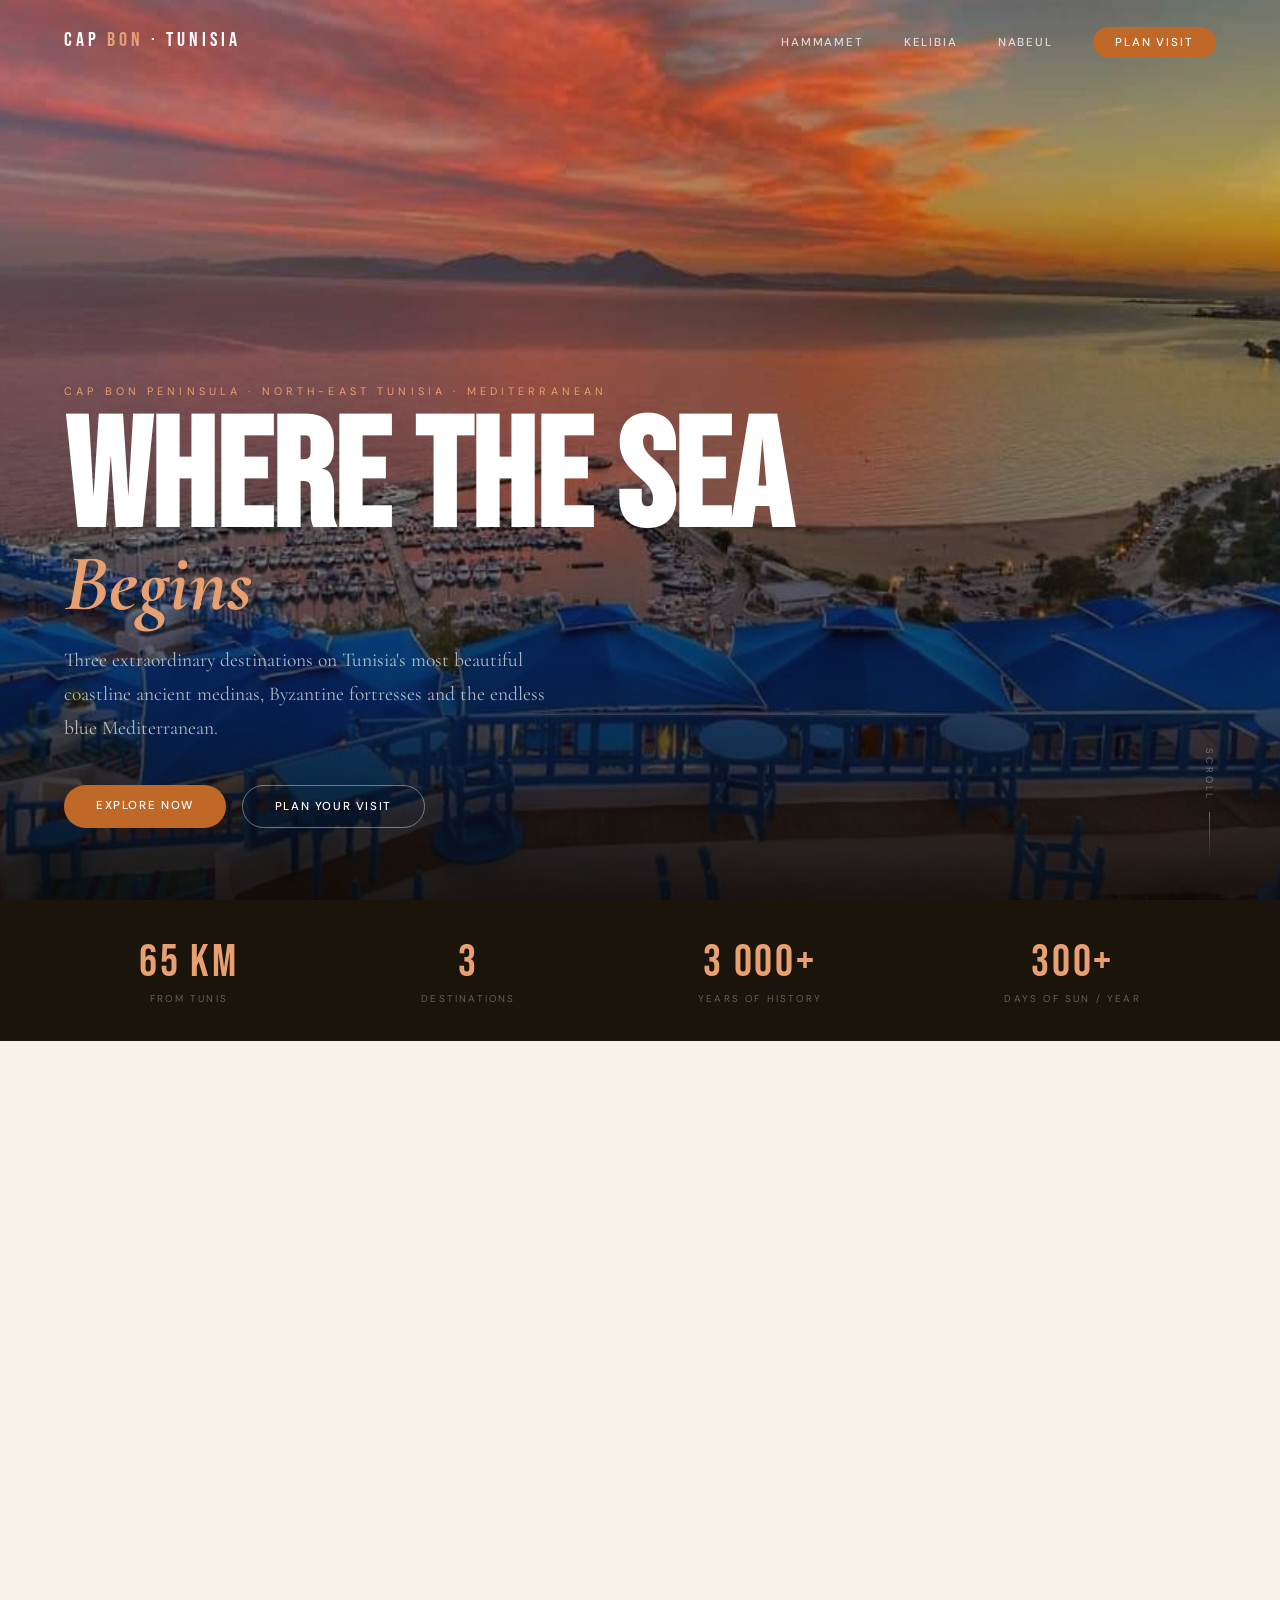
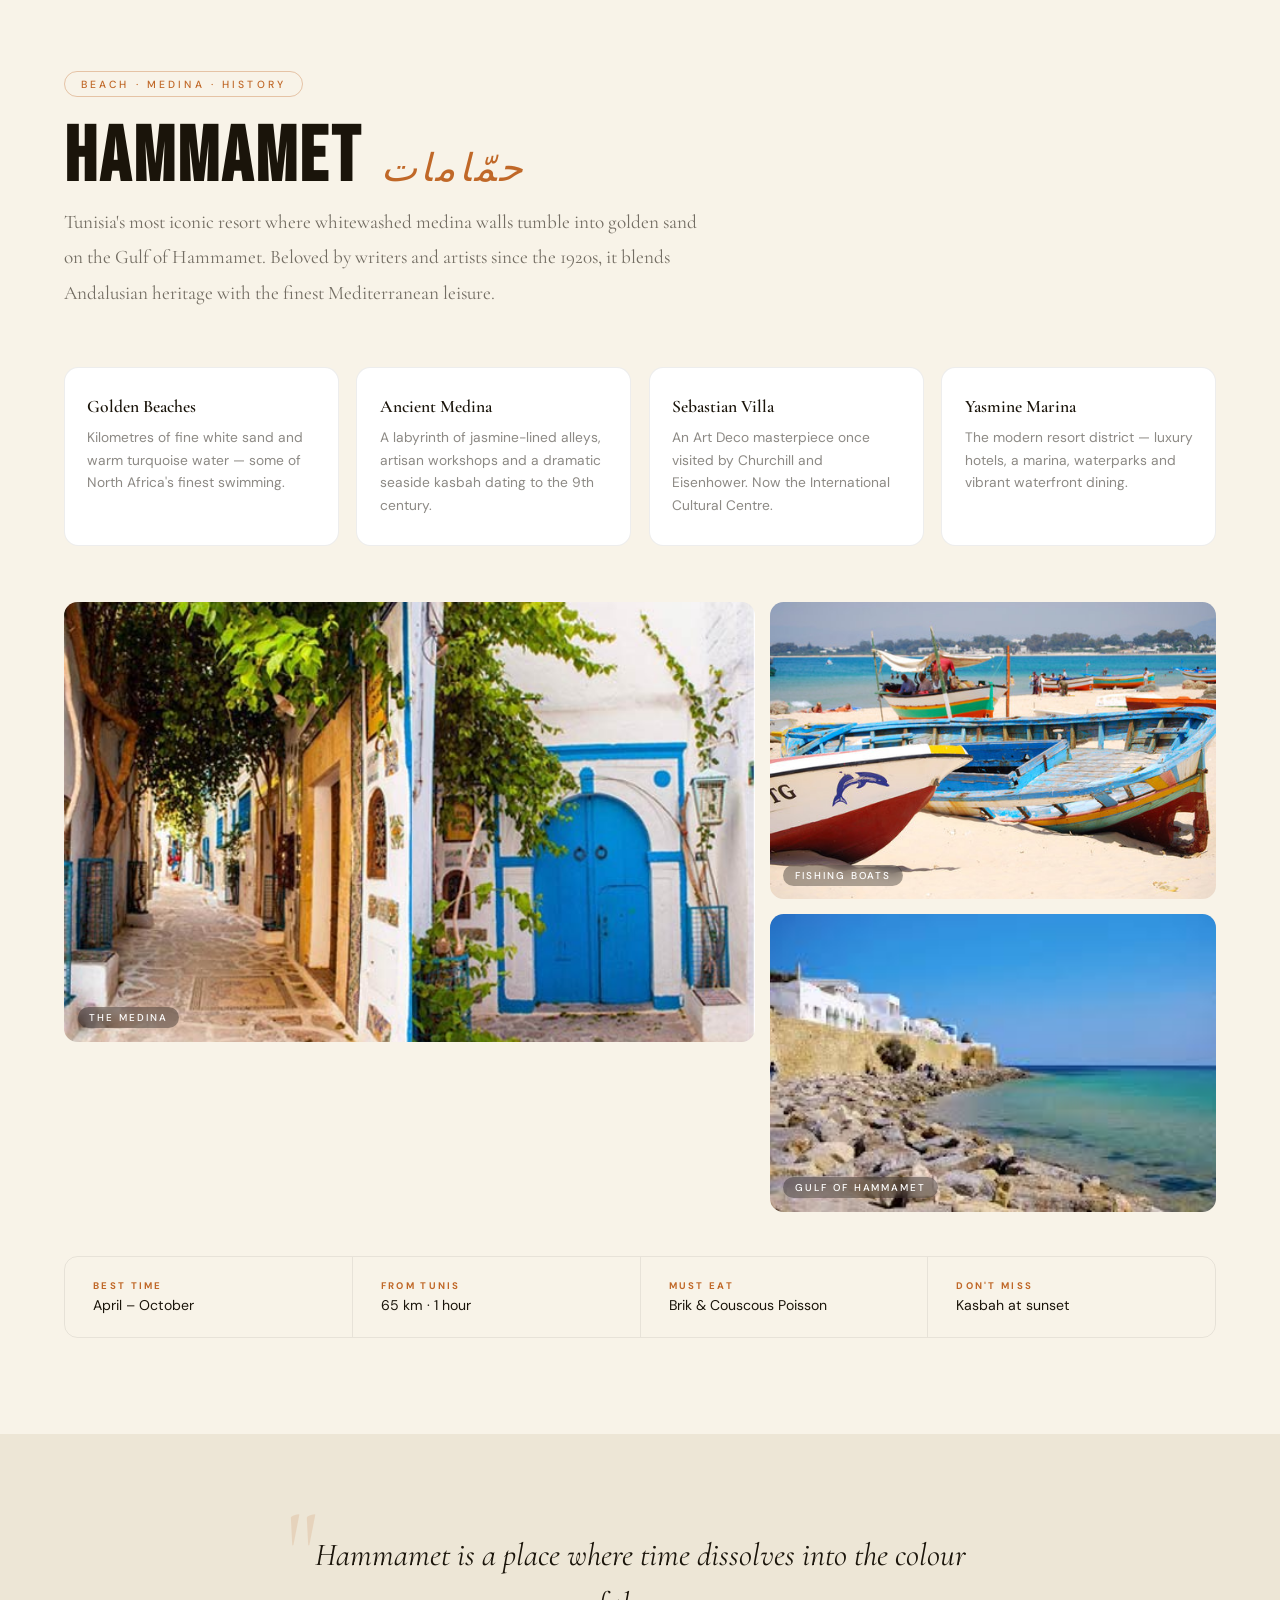
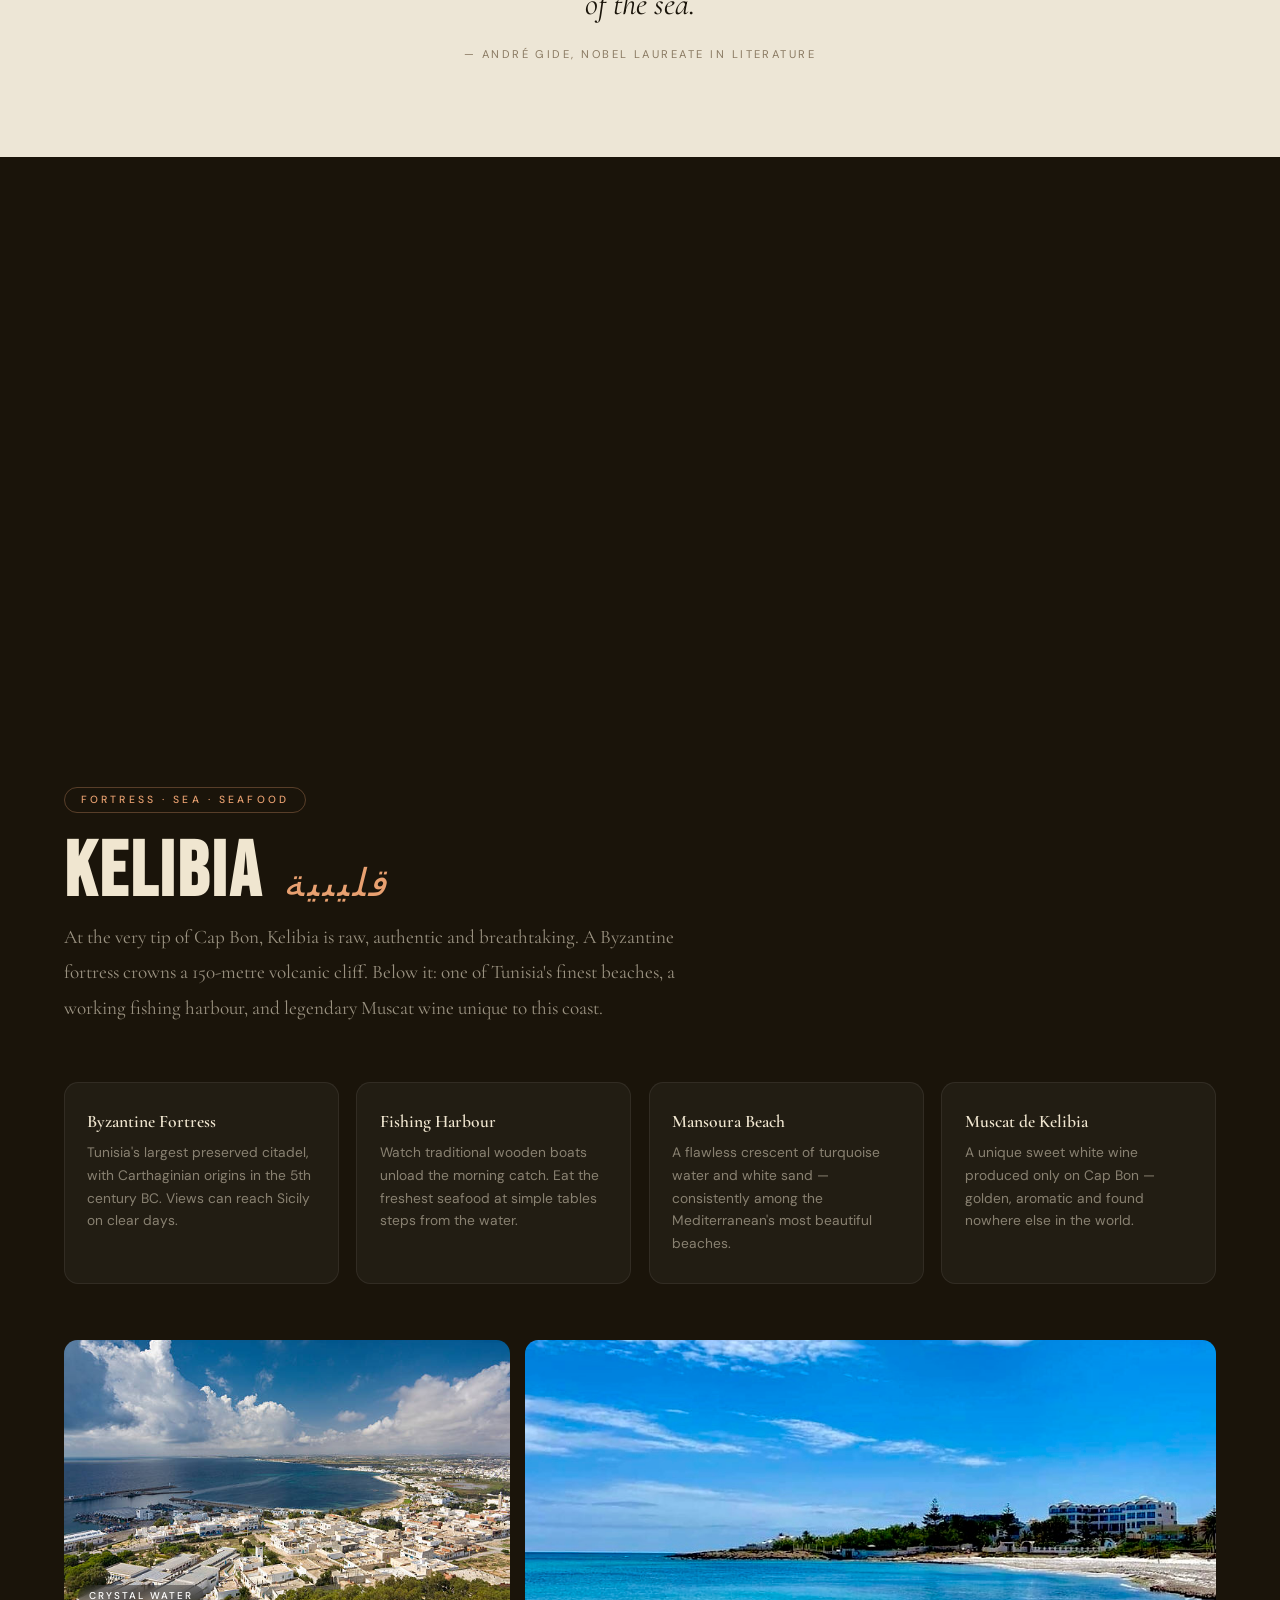
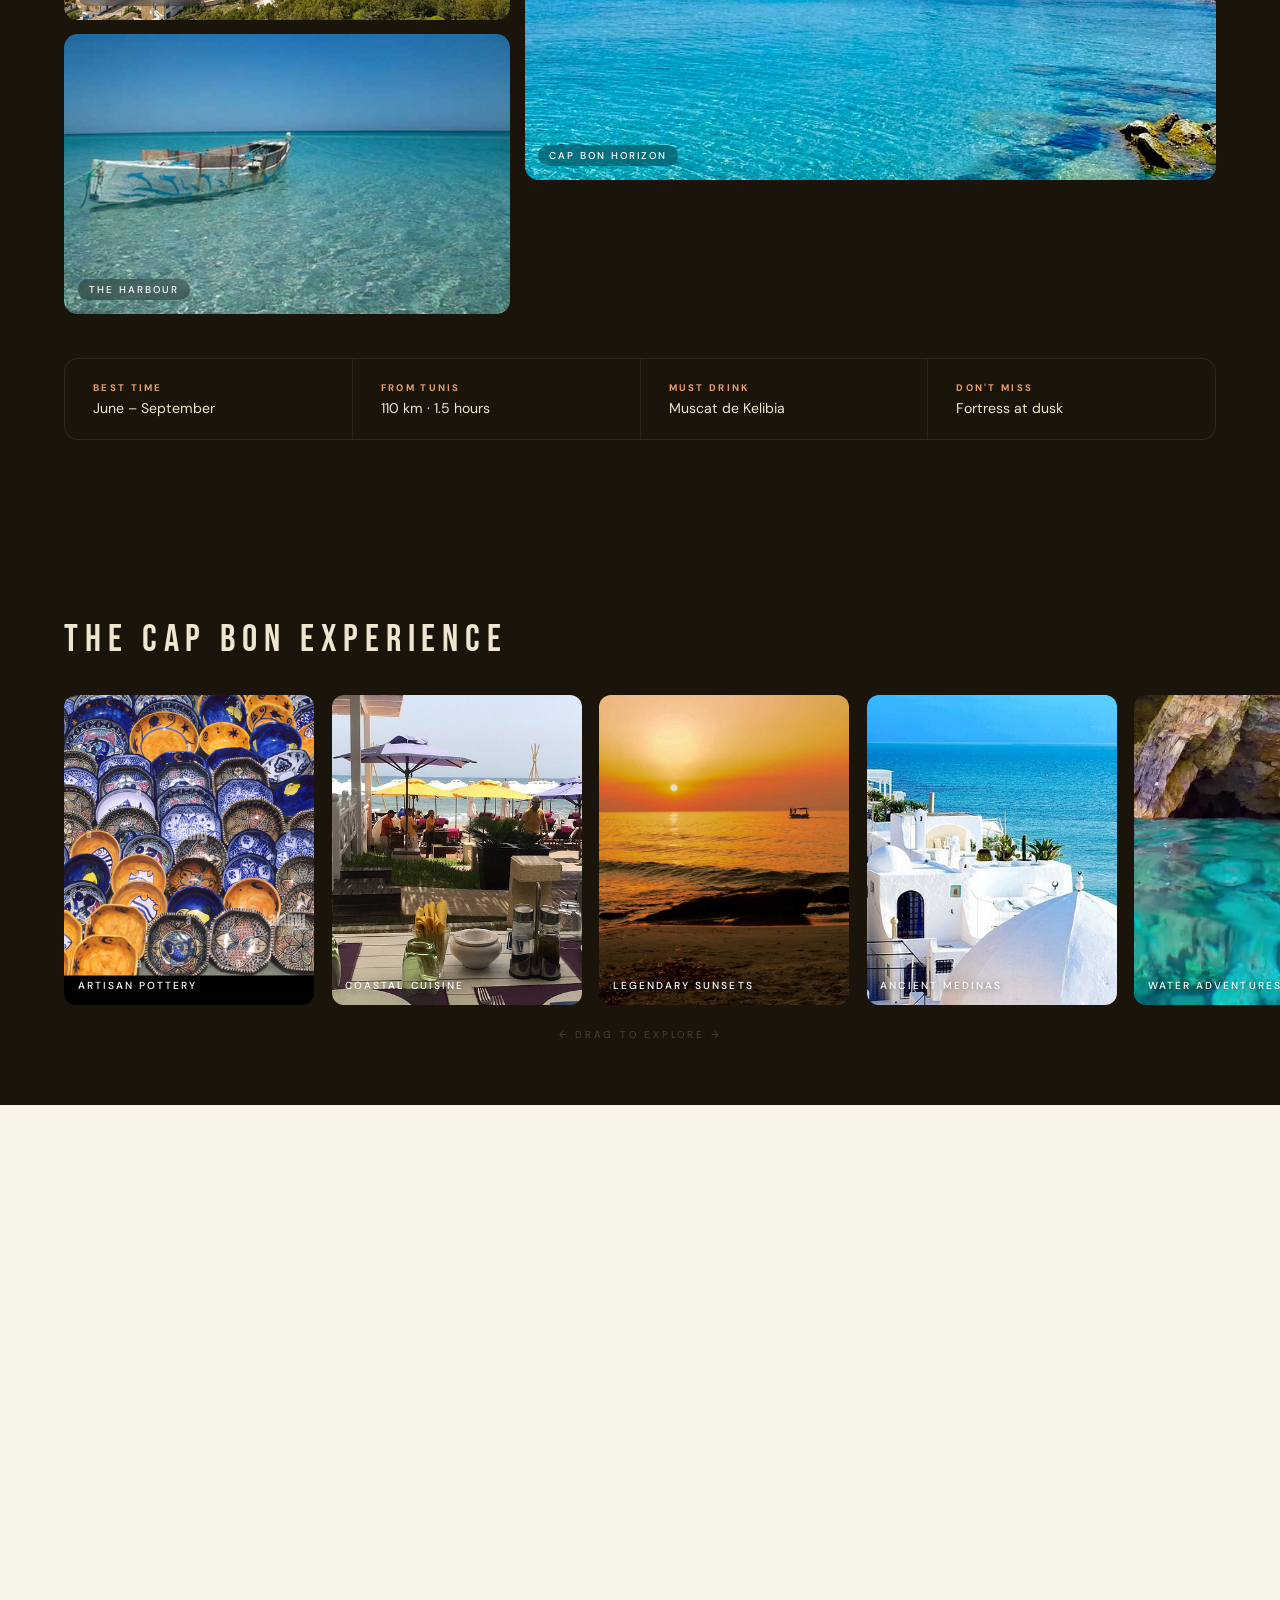
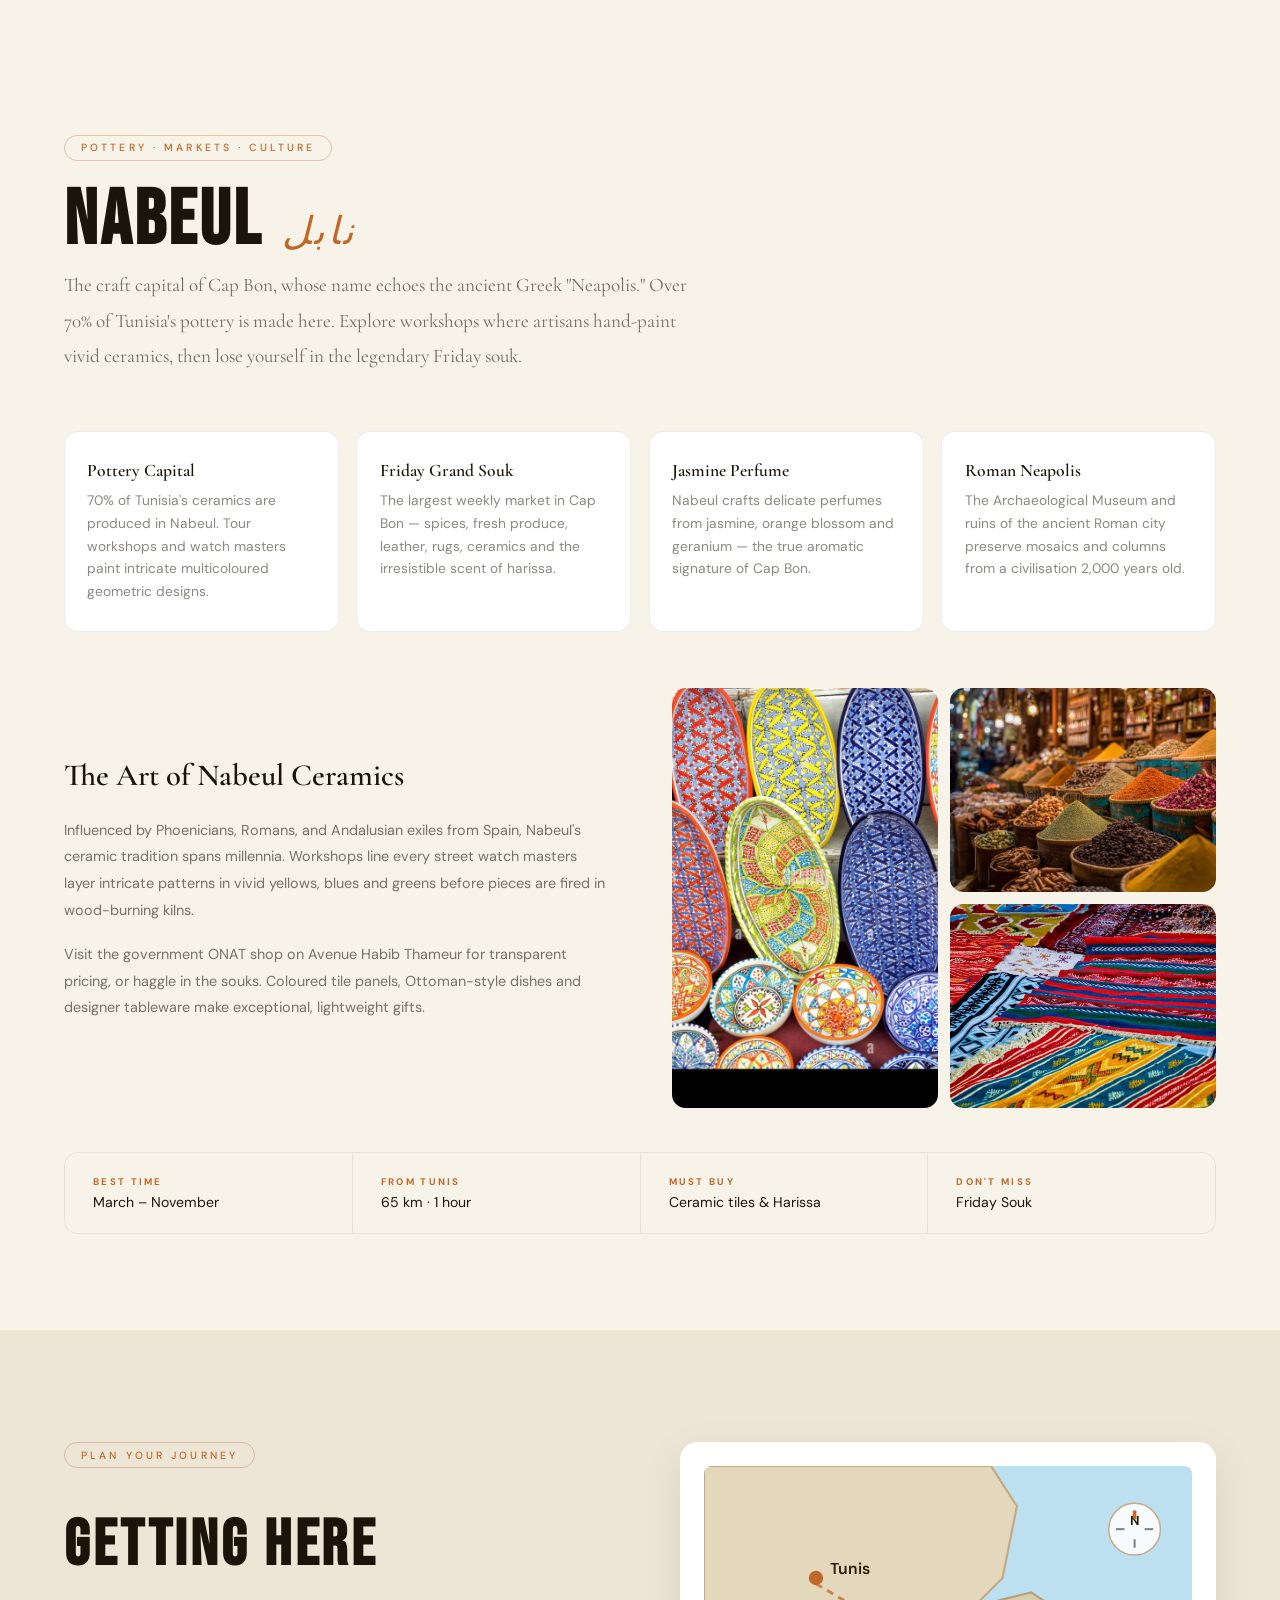
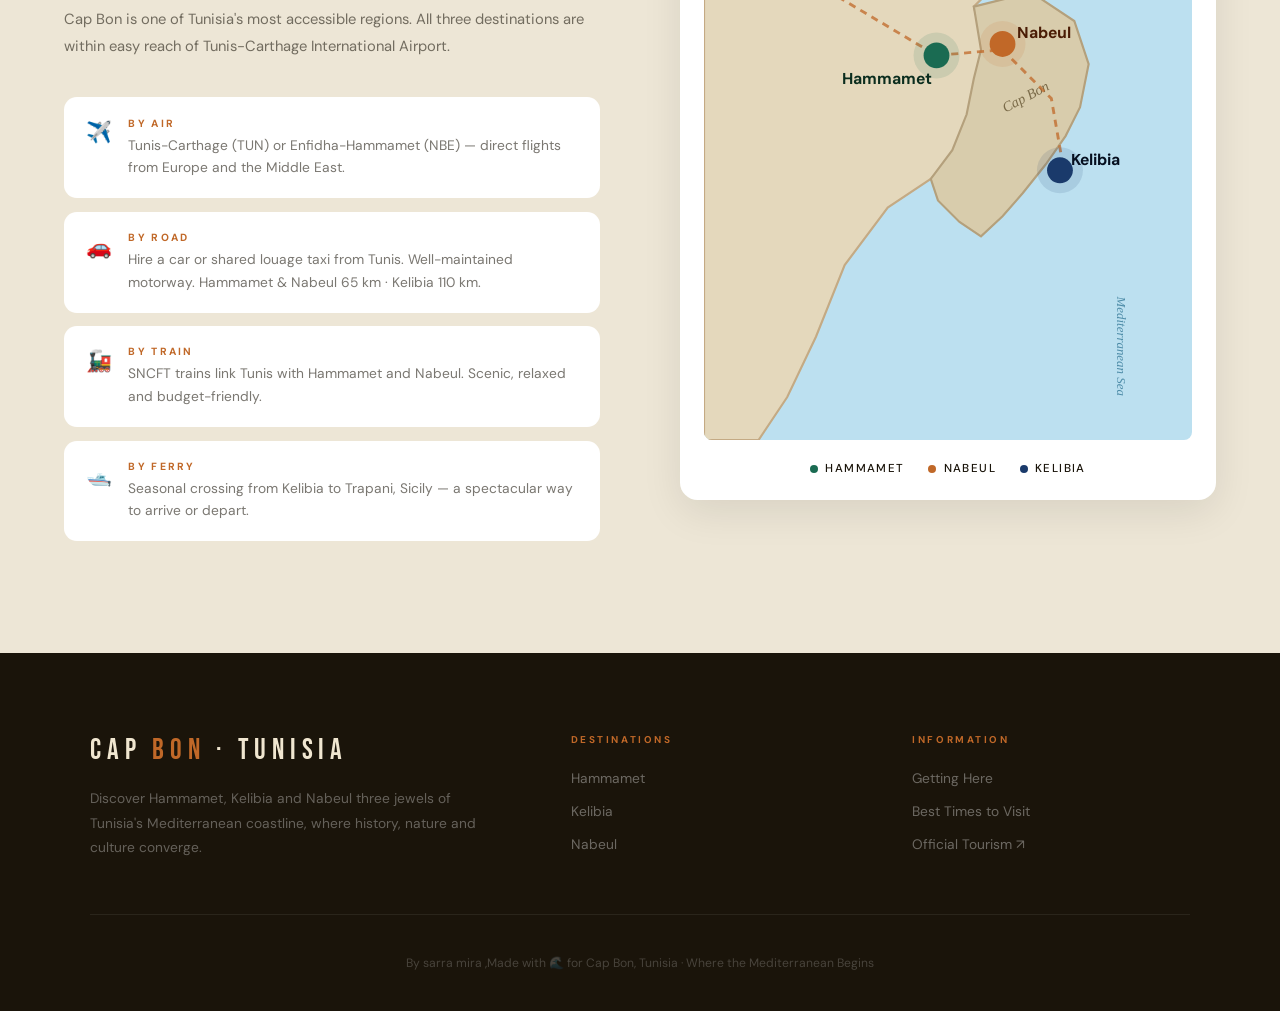
<file: indexa.html>
<!DOCTYPE html>
<html lang="en">
<head>
  <meta charset="UTF-8" />
  <meta name="viewport" content="width=device-width, initial-scale=1.0" />
  <title>Cap Bon · Tunisia</title>
  <link href="https://fonts.googleapis.com/css2?family=Cormorant+Garamond:ital,wght@0,300;0,600;1,300;1,600&family=Bebas+Neue&family=DM+Sans:opsz,wght@9..40,300;9..40,400;9..40,500&display=swap" rel="stylesheet" />
  <link rel="stylesheet" href="styleA.css">
</head>
<body>

  <nav class="nav" id="nav">
    <div class="nav-logo">Cap <span>Bon</span> · Tunisia</div>
    <ul class="nav-links">
      <li><a href="#hammamet">Hammamet</a></li>
      <li><a href="#kelibia">Kelibia</a></li>
      <li><a href="#nabeul">Nabeul</a></li>
      <li><a href="#visit" class="cta">Plan Visit</a></li>
    </ul>
  </nav>


  <section class="hero">
    <div class="hero-bg" id="heroBg">
      <img
        src="tunisiana.jpg"
        alt="Mediterranean coast with traditional whitewashed and blue architecture"
      />
    </div>
    <div class="hero-overlay"></div>
    <div class="hero-content">
      <p class="hero-eyebrow">Cap Bon Peninsula · North-East Tunisia · Mediterranean</p>
      <h1 class="hero-title">
        Where the Sea<em>Begins</em>
      </h1>
      <p class="hero-desc">
        Three extraordinary destinations on Tunisia's most beautiful coastline 
        ancient medinas, Byzantine fortresses and the endless blue Mediterranean.
      </p>
      <div class="hero-actions">
        <a href="#hammamet" class="btn btn-fill">Explore Now</a>
        <a href="#visit" class="btn btn-ghost">Plan Your Visit</a>
      </div>
    </div>
    <div class="hero-scroll">
      <span>Scroll</span>
      <div class="hero-scroll-line"></div>
    </div>
  </section>


  <div class="stats">
    <div class="stat">
      <div class="stat-num">65 km</div>
      <div class="stat-lbl">From Tunis</div>
    </div>
    <div class="stat">
      <div class="stat-num">3</div>
      <div class="stat-lbl">Destinations</div>
    </div>
    <div class="stat">
      <div class="stat-num">3 000+</div>
      <div class="stat-lbl">Years of History</div>
    </div>
    <div class="stat">
      <div class="stat-num">300+</div>
      <div class="stat-lbl">Days of Sun / Year</div>
    </div>
  </div>

 
  <section class="dest" id="hammamet">

    <div class="drawer">
      <div class="drawer-img" data-drawer>
        <img
          src="blue.jpg"
          alt="Traditional whitewashed medina walls with blue accents"
        />
        <div class="drawer-overlay"></div>
        <div class="drawer-label">
          <span class="drawer-num">01</span>
          <span class="drawer-title">Hammamet</span>
        </div>
      </div>
    </div>

    <div class="dest-body">
      <div class="fade-up">
        <span class="dest-tag">Beach · Medina · History</span>
      </div>
      <h2 class="dest-h2 fade-up" style="--delay:.08s">
        Hammamet<em>حمّامات</em>
      </h2>
      <p class="dest-lead fade-up" style="--delay:.14s">
        Tunisia's most iconic resort where whitewashed medina walls tumble
        into golden sand on the Gulf of Hammamet. Beloved by writers and artists
        since the 1920s, it blends Andalusian heritage with the finest
        Mediterranean leisure.
      </p>

      <div class="cards">
        <div class="card fade-up" style="--delay:.0s">
          <h3>Golden Beaches</h3>
          <p>Kilometres of fine white sand and warm turquoise water — some of North Africa's finest swimming.</p>
        </div>
        <div class="card fade-up" style="--delay:.08s">
          
          <h3>Ancient Medina</h3>
          <p>A labyrinth of jasmine-lined alleys, artisan workshops and a dramatic seaside kasbah dating to the 9th century.</p>
        </div>
        <div class="card fade-up" style="--delay:.16s">
         
          <h3>Sebastian Villa</h3>
          <p>An Art Deco masterpiece once visited by Churchill and Eisenhower. Now the International Cultural Centre.</p>
        </div>
        <div class="card fade-up" style="--delay:.24s">
         
          <h3>Yasmine Marina</h3>
          <p>The modern resort district — luxury hotels, a marina, waterparks and vibrant waterfront dining.</p>
        </div>
      </div>

      <div class="mosaic fade-up" style="--delay:.08s">
        <div class="mosaic-photo mosaic-tall">
          <img
            src="door.jpg"
            alt="Traditional Tunisian door and architecture"
          />
          <div class="mosaic-photo-lbl">The Medina</div>
        </div>
        <div class="mosaic-col">
          <div class="mosaic-photo">
            <img
              src="boats.jpg"
              alt="Fishing boats on the Mediterranean coast"
            />
            <div class="mosaic-photo-lbl">Fishing Boats</div>
          </div>
          <div class="mosaic-photo">
            <img
              src="golf.jpg"
              alt="Turquoise Mediterranean Sea"
            />
            <div class="mosaic-photo-lbl">Gulf of Hammamet</div>
          </div>
        </div>
      </div>

      <div class="info-band fade-up" style="--delay:.1s">
        <div class="info-cell">
          <strong>Best Time</strong>
          <span>April – October</span>
        </div>
        <div class="info-cell">
          <strong>From Tunis</strong>
          <span>65 km · 1 hour</span>
        </div>
        <div class="info-cell">
          <strong>Must Eat</strong>
          <span>Brik &amp; Couscous Poisson</span>
        </div>
        <div class="info-cell">
          <strong>Don't Miss</strong>
          <span>Kasbah at sunset</span>
        </div>
      </div>
    </div>
  </section>


  <div class="quote-section">
    <div class="quote-inner">
      <p class="quote-text fade-up">
        Hammamet is a place where time dissolves into the colour of the sea.
      </p>
      <p class="quote-cite fade-up" style="--delay:.1s">— André Gide, Nobel Laureate in Literature</p>
    </div>
  </div>

  <section class="dest dest-dark" id="kelibia">

    <div class="drawer">
      <div class="drawer-img" data-drawer>
        <img
        src="klebia.jpg"          alt="Coastal fortress ruins near the sea"
        />
        <div class="drawer-overlay"></div>
        <div class="drawer-label">
          <span class="drawer-num">02</span>
          <span class="drawer-title">Kelibia</span>
        </div>
      </div>
    </div>

    <div class="dest-body">
      <div class="fade-up">
        <span class="dest-tag">Fortress · Sea · Seafood</span>
      </div>
      <h2 class="dest-h2 fade-up" style="--delay:.08s">
        Kelibia<em>قليبية</em>
      </h2>
      <p class="dest-lead fade-up" style="--delay:.14s">
        At the very tip of Cap Bon, Kelibia is raw, authentic and breathtaking.
        A Byzantine fortress crowns a 150-metre volcanic cliff. Below it: one
        of Tunisia's finest beaches, a working fishing harbour, and legendary
        Muscat wine unique to this coast.
      </p>

      <div class="cards">
        <div class="card fade-up" style="--delay:.0s">
          
          <h3>Byzantine Fortress</h3>
          <p>Tunisia's largest preserved citadel, with Carthaginian origins in the 5th century BC. Views can reach Sicily on clear days.</p>
        </div>
        <div class="card fade-up" style="--delay:.08s">
         
          <h3>Fishing Harbour</h3>
          <p>Watch traditional wooden boats unload the morning catch. Eat the freshest seafood at simple tables steps from the water.</p>
        </div>
        <div class="card fade-up" style="--delay:.16s">
        
          <h3>Mansoura Beach</h3>
          <p>A flawless crescent of turquoise water and white sand — consistently among the Mediterranean's most beautiful beaches.</p>
        </div>
        <div class="card fade-up" style="--delay:.24s">
        
          <h3>Muscat de Kelibia</h3>
          <p>A unique sweet white wine produced only on Cap Bon — golden, aromatic and found nowhere else in the world.</p>
        </div>
      </div>

      <div class="mosaic fade-up" style="--delay:.08s; grid-template-columns:1fr 1.55fr;">
        <div class="mosaic-col">
          <div class="mosaic-photo">
            <img
              src="klebia.jpg"
              alt="Clear turquoise Mediterranean water breaking on beach"
            />
            <div class="mosaic-photo-lbl">Crystal Water</div>
          </div>
          <div class="mosaic-photo">
            <img
              src="boatklebia.jpg"
              alt="Mediterranean fishing harbour with boats"
            />
            <div class="mosaic-photo-lbl">The Harbour</div>
          </div>
        </div>
        <div class="mosaic-photo mosaic-tall">
          <img
            src="Tunisia.kelibia.jpg"
            alt="Mediterranean coastal horizon"
          />
          <div class="mosaic-photo-lbl">Cap Bon Horizon</div>
        </div>
      </div>

      <div class="info-band fade-up" style="--delay:.1s">
        <div class="info-cell">
          <strong>Best Time</strong>
          <span>June – September</span>
        </div>
        <div class="info-cell">
          <strong>From Tunis</strong>
          <span>110 km · 1.5 hours</span>
        </div>
        <div class="info-cell">
          <strong>Must Drink</strong>
          <span>Muscat de Kelibia</span>
        </div>
        <div class="info-cell">
          <strong>Don't Miss</strong>
          <span>Fortress at dusk</span>
        </div>
      </div>
    </div>
  </section>

  <div class="gallery-section">
    <p class="gallery-heading fade-up">The Cap Bon Experience</p>
    <div class="gallery-track" id="gallery">
      <figure class="gallery-item">
        <img src="pottery.jpg" />
        <figcaption>Artisan Pottery</figcaption>
      </figure>
      <figure class="gallery-item">
<img src="cuisine.jpg" alt="">       
 <figcaption>Coastal Cuisine</figcaption>
      </figure>
      <figure class="gallery-item">
<img src="sunset.jpg" alt="">      
  <figcaption>Legendary Sunsets</figcaption>
      </figure>
      <figure class="gallery-item">
<img src="madina.jpg" alt="">        <figcaption>Ancient Medinas</figcaption>
      </figure>
      <figure class="gallery-item">
<img src="water.webp" alt="">     
   <figcaption>Water Adventures</figcaption>
      </figure>
      <figure class="gallery-item">
<img src="local.jpg" alt="">        <figcaption>Local Life</figcaption>
      </figure>
    </div>
    <p class="gallery-hint">← drag to explore →</p>
  </div>


  <section class="dest" id="nabeul">

    <div class="drawer">
      <div class="drawer-img" data-drawer>

        <div class="drawer-overlay"></div>
        <div class="drawer-label">
          <span class="drawer-num">03</span>
          <span class="drawer-title">Nabeul</span>
        </div>
      </div>
    </div>

    <div class="dest-body">
      <div class="fade-up">
        <span class="dest-tag">Pottery · Markets · Culture</span>
      </div>
      <h2 class="dest-h2 fade-up" style="--delay:.08s">
        Nabeul<em>نابل</em>
      </h2>
      <p class="dest-lead fade-up" style="--delay:.14s">
        The craft capital of Cap Bon, whose name echoes the ancient Greek
        "Neapolis." Over 70% of Tunisia's pottery is made here. Explore
        workshops where artisans hand-paint vivid ceramics, then lose yourself
        in the legendary Friday souk.
      </p>

      <div class="cards">
        <div class="card fade-up" style="--delay:.0s">
          
          <h3>Pottery Capital</h3>
          <p>70% of Tunisia's ceramics are produced in Nabeul. Tour workshops and watch masters paint intricate multicoloured geometric designs.</p>
        </div>
        <div class="card fade-up" style="--delay:.08s">
         
          <h3>Friday Grand Souk</h3>
          <p>The largest weekly market in Cap Bon — spices, fresh produce, leather, rugs, ceramics and the irresistible scent of harissa.</p>
        </div>
        <div class="card fade-up" style="--delay:.16s">
       
          <h3>Jasmine Perfume</h3>
          <p>Nabeul crafts delicate perfumes from jasmine, orange blossom and geranium — the true aromatic signature of Cap Bon.</p>
        </div>
        <div class="card fade-up" style="--delay:.24s">
         
          <h3>Roman Neapolis</h3>
          <p>The Archaeological Museum and ruins of the ancient Roman city preserve mosaics and columns from a civilisation 2,000 years old.</p>
        </div>
      </div>

      <div class="pottery-split fade-up" style="--delay:.08s">
        <div class="pottery-text">
          <h3>The Art of Nabeul Ceramics</h3>
          <p>
            Influenced by Phoenicians, Romans, and Andalusian exiles from
            Spain, Nabeul's ceramic tradition spans millennia. Workshops line
            every street watch masters layer intricate patterns in vivid
            yellows, blues and greens before pieces are fired in wood-burning kilns.
          </p>
          <p>
            Visit the government ONAT shop on Avenue Habib Thameur for
            transparent pricing, or haggle in the souks. Coloured tile panels,
            Ottoman-style dishes and designer tableware make exceptional,
            lightweight gifts.
          </p>
        </div>
        <div class="pottery-imgs">
          <div class="p-main">
            <img
           src="nabeulpot.jpg"           
         alt="Stacks of colourful hand-painted Tunisian plates and bowls"
            />
          </div>
          <div class="p-side">
            <img
            src="spices.webp"
            alt="Vibrant piles of spices in a traditional market"
            />
          </div>
          <div class="p-side">
            <img
            src="rugs.jpg"            
              alt="Close up view of traditional crafted rugs and fabrics"
            />
          </div>
        </div>
      </div>

      <div class="info-band fade-up" style="--delay:.1s">
        <div class="info-cell">
          <strong>Best Time</strong>
          <span>March – November</span>
        </div>
        <div class="info-cell">
          <strong>From Tunis</strong>
          <span>65 km · 1 hour</span>
        </div>
        <div class="info-cell">
          <strong>Must Buy</strong>
          <span>Ceramic tiles &amp; Harissa</span>
        </div>
        <div class="info-cell">
          <strong>Don't Miss</strong>
          <span>Friday Souk</span>
        </div>
      </div>
    </div>
  </section>

  <!-- ════════ VISIT / MAP ════════ -->
  <section class="visit-section" id="visit">
    <div class="visit-inner">

      <div>
        <div class="fade-up">
          <span class="dest-tag">Plan Your Journey</span>
        </div>
        <h2 class="visit-h2 fade-up" style="--delay:.08s">Getting Here</h2>
        <p class="visit-lead fade-up" style="--delay:.14s">
          Cap Bon is one of Tunisia's most accessible regions. All three destinations
          are within easy reach of Tunis-Carthage International Airport.
        </p>
        <div class="transport-list">
          <div class="transport-item fade-up" style="--delay:.18s">
            <div class="t-icon">✈️</div>
            <div>
              <strong>By Air</strong>
              <span>Tunis-Carthage (TUN) or Enfidha-Hammamet (NBE) — direct flights from Europe and the Middle East.</span>
            </div>
          </div>
          <div class="transport-item fade-up" style="--delay:.24s">
            <div class="t-icon">🚗</div>
            <div>
              <strong>By Road</strong>
              <span>Hire a car or shared louage taxi from Tunis. Well-maintained motorway. Hammamet &amp; Nabeul 65 km · Kelibia 110 km.</span>
            </div>
          </div>
          <div class="transport-item fade-up" style="--delay:.30s">
            <div class="t-icon">🚂</div>
            <div>
              <strong>By Train</strong>
              <span>SNCFT trains link Tunis with Hammamet and Nabeul. Scenic, relaxed and budget-friendly.</span>
            </div>
          </div>
          <div class="transport-item fade-up" style="--delay:.36s">
            <div class="t-icon">🛥️</div>
            <div>
              <strong>By Ferry</strong>
              <span>Seasonal crossing from Kelibia to Trapani, Sicily — a spectacular way to arrive or depart.</span>
            </div>
          </div>
        </div>
      </div>

      <div class="map-card fade-right" style="--delay:.2s">
        <svg viewBox="0 0 340 400" xmlns="http://www.w3.org/2000/svg">
          <!-- Sea -->
          <rect width="340" height="400" fill="#bce0f0"/>
          <!-- Tunisia mainland -->
          <path d="M20 0 L200 0 L218 28 L208 78 L188 98 L198 138 L194 168 L178 198 L158 218 L128 238 L98 278 L78 328 L58 370 L38 400 L0 400 L0 0Z"
            fill="#e4d8bc" stroke="#c4aa84" stroke-width="1.5"/>
          <!-- Cap Bon peninsula -->
          <path d="M188 98 L228 88 L258 108 L268 138 L262 168 L252 188 L238 208 L222 228 L208 244 L193 258 L178 248 L163 233 L158 218 L173 198 L183 173 L188 148 L193 128Z"
            fill="#d8ccac" stroke="#b4a07c" stroke-width="1.5"/>
          <!-- Labels -->
          <text x="210" y="172" font-size="10" fill="#7a6a48" font-family="Georgia,serif" font-style="italic" transform="rotate(-28 210 172)">Cap Bon</text>
          <text x="288" y="300" font-size="9" fill="#4e8ca8" font-family="Georgia,serif" font-style="italic" transform="rotate(90 288 300)">Mediterranean Sea</text>
          <!-- Route -->
          <polyline points="78,82 162,132 208,128 242,162 250,208" stroke="#c06828" stroke-width="2" stroke-dasharray="5,4" fill="none" opacity="0.75"/>
          <!-- Tunis -->
          <circle cx="78" cy="78" r="5" fill="#c06828"/>
          <text x="88" y="75" font-size="11" fill="#2a1a08" font-family="'DM Sans',sans-serif" font-weight="600">Tunis</text>
          <!-- Hammamet -->
          <circle cx="162" cy="132" r="9" fill="#1a6b52"/>
          <circle cx="162" cy="132" r="16" fill="#1a6b52" opacity="0.12"/>
          <text x="96" y="152" font-size="11" fill="#0a2d1e" font-family="'DM Sans',sans-serif" font-weight="700">Hammamet</text>
          <!-- Nabeul -->
          <circle cx="208" cy="124" r="9" fill="#c06828"/>
          <circle cx="208" cy="124" r="16" fill="#c06828" opacity="0.12"/>
          <text x="218" y="120" font-size="11" fill="#4a1c05" font-family="'DM Sans',sans-serif" font-weight="700">Nabeul</text>
          <!-- Kelibia -->
          <circle cx="248" cy="212" r="9" fill="#1a3a6b"/>
          <circle cx="248" cy="212" r="16" fill="#1a3a6b" opacity="0.12"/>
          <text x="256" y="208" font-size="11" fill="#060f1f" font-family="'DM Sans',sans-serif" font-weight="700">Kelibia</text>
          <!-- Compass -->
          <g transform="translate(300,44)">
            <circle r="18" fill="white" fill-opacity="0.88" stroke="#c4aa84" stroke-width="1"/>
            <text x="0" y="-3" text-anchor="middle" font-size="9" fill="#2a1a08" font-weight="bold" font-family="'DM Sans',sans-serif">N</text>
            <line x1="0" y1="-13" x2="0" y2="-7" stroke="#c06828" stroke-width="2.5"/>
            <line x1="0" y1="13" x2="0" y2="7" stroke="#888" stroke-width="1.5"/>
            <line x1="-13" y1="0" x2="-7" y2="0" stroke="#888" stroke-width="1.5"/>
            <line x1="13" y1="0" x2="7" y2="0" stroke="#888" stroke-width="1.5"/>
          </g>
        </svg>
        <div class="map-legend">
          <span class="legend-item">
            <span class="legend-dot" style="background:#1a6b52"></span>Hammamet
          </span>
          <span class="legend-item">
            <span class="legend-dot" style="background:#c06828"></span>Nabeul
          </span>
          <span class="legend-item">
            <span class="legend-dot" style="background:#1a3a6b"></span>Kelibia
          </span>
        </div>
      </div>

    </div>
  </section>


  <footer>
    <div class="footer-grid">
      <div class="footer-brand">
        <div class="footer-brand-logo">Cap <span>Bon</span> · Tunisia</div>
        <p>Discover Hammamet, Kelibia and Nabeul three jewels of Tunisia's Mediterranean coastline, where history, nature and culture converge.</p>
      </div>
      <div class="footer-col">
        <h4>Destinations</h4>
        <ul>
          <li><a href="#hammamet">Hammamet</a></li>
          <li><a href="#kelibia">Kelibia</a></li>
          <li><a href="#nabeul">Nabeul</a></li>
        </ul>
      </div>
      <div class="footer-col">
        <h4>Information</h4>
        <ul>
          <li><a href="#visit">Getting Here</a></li>
          <li><a href="#visit">Best Times to Visit</a></li>
          <li><a href="https://www.discovertunisia.com" target="_blank" rel="noopener">Official Tourism ↗</a></li>
        </ul>
      </div>
    </div>
    <div class="footer-bottom">
      By sarra mira ,Made with 🌊 for Cap Bon, Tunisia · Where the Mediterranean Begins
    </div>
  </footer>
  <script src="script.js"></script>
</file>
<file: styleA.css>
*, *::before, *::after { box-sizing: border-box; margin: 0; padding: 0; }
    html { scroll-behavior: smooth; }
    body { font-family: 'DM Sans', sans-serif; background: #f8f3e8; color: #1a140a; overflow-x: hidden; }
    a { text-decoration: none; color: inherit; }
    ul { list-style: none; }
    img { display: block; }

   
    :root {
      --terracotta: #c06828;
      --terracotta-light: #e8a070;
      --cream: #f8f3e8;
      --parchment: #ede6d6;
      --dark: #1a140a;
      --sand-text: #f0e6d0;
    }

    .nav {
      position: fixed; top: 0; left: 0; right: 0; z-index: 200;
      display: flex; align-items: center; justify-content: space-between;
      padding: 1.75rem 5%;
      transition: background 0.4s, padding 0.4s, box-shadow 0.4s;
    }
    .nav.scrolled {
      background: rgba(248, 243, 232, 0.95);
      backdrop-filter: blur(14px);
      padding: 1.1rem 5%;
      box-shadow: 0 1px 0 rgba(0,0,0,0.07);
    }
    .nav-logo {
      font-family: 'Bebas Neue', sans-serif;
      font-size: 1.25rem; letter-spacing: 0.2em;
      color: #fff;
      transition: color 0.4s;
    }
    .nav-logo span { color: var(--terracotta-light); }
    .nav.scrolled .nav-logo { color: var(--dark); }
    .nav.scrolled .nav-logo span { color: var(--terracotta); }

    .nav-links { display: flex; gap: 2.5rem; align-items: center; }
    .nav-links a {
      font-size: 0.72rem; font-weight: 500;
      letter-spacing: 0.16em; text-transform: uppercase;
      color: rgba(255,255,255,0.75);
      transition: color 0.3s;
    }
    .nav.scrolled .nav-links a { color: var(--dark); }
    .nav-links a:hover { color: var(--terracotta); }
    .nav-links .cta {
      background: var(--terracotta); color: #fff !important;
      padding: 0.5rem 1.4rem; border-radius: 2rem;
      transition: background 0.3s;
    }
    .nav-links .cta:hover { background: #8b4520; }

    
    .hero {
      position: relative; height: 100vh; min-height: 620px;
      display: flex; align-items: flex-end; overflow: hidden;
    }
    .hero-bg {
      position: absolute; inset: -8%;
      will-change: transform;
    }
    .hero-bg img {
      width: 100%; height: 100%;
      object-fit: cover; object-position: center 40%;
    }
    .hero-overlay {
      position: absolute; inset: 0;
      background: linear-gradient(to top,
        rgba(10,5,2,0.88) 0%,
        rgba(10,5,2,0.35) 45%,
        rgba(10,5,2,0.05) 100%);
    }
    .hero-content {
      position: relative; z-index: 2;
      padding: 0 5% 8vh; width: 100%;
    }
    .hero-eyebrow {
      font-size: 0.68rem; letter-spacing: 0.38em; text-transform: uppercase;
      color: var(--terracotta-light); margin-bottom: 1rem;
      opacity: 0; transform: translateY(16px);
      animation: fadeUp 0.7s 0.15s ease forwards;
    }
    .hero-title {
      font-family: 'Bebas Neue', sans-serif;
      font-size: clamp(5rem, 12vw, 10.5rem);
      line-height: 0.88; color: #fff; margin-bottom: 1.5rem;
      opacity: 0; transform: translateY(24px);
      animation: fadeUp 0.7s 0.3s ease forwards;
    }
    .hero-title em {
      font-family: 'Cormorant Garamond', serif;
      font-style: italic; font-size: 0.52em;
      color: var(--terracotta-light); display: block;
    }
    .hero-desc {
      font-family: 'Cormorant Garamond', serif;
      font-size: clamp(1rem, 1.7vw, 1.22rem);
      line-height: 1.75; color: rgba(255,255,255,0.68);
      max-width: 500px; margin-bottom: 2.5rem;
      opacity: 0; transform: translateY(16px);
      animation: fadeUp 0.7s 0.45s ease forwards;
    }
    .hero-actions {
      display: flex; gap: 1rem; flex-wrap: wrap;
      opacity: 0; animation: fadeUp 0.7s 0.6s ease forwards;
    }
    .btn {
      display: inline-block; padding: 0.8rem 2rem;
      font-size: 0.72rem; font-weight: 500;
      letter-spacing: 0.14em; text-transform: uppercase;
      border-radius: 2rem;
      transition: background 0.3s, transform 0.3s;
    }
    .btn-fill { background: var(--terracotta); color: #fff; }
    .btn-fill:hover { background: #8b4520; transform: translateY(-2px); }
    .btn-ghost {
      border: 1.5px solid rgba(255,255,255,0.4); color: #fff;
    }
    .btn-ghost:hover { background: rgba(255,255,255,0.08); transform: translateY(-2px); }

    .hero-scroll {
      position: absolute; right: 5%; bottom: 2.5rem; z-index: 2;
      display: flex; flex-direction: column; align-items: center; gap: 0.7rem;
    }
    .hero-scroll span {
      font-size: 0.6rem; letter-spacing: 0.3em; text-transform: uppercase;
      color: rgba(255,255,255,0.35); writing-mode: vertical-rl;
    }
    .hero-scroll-line {
      width: 1px; height: 48px;
      background: linear-gradient(to bottom, rgba(255,255,255,0.35), transparent);
      animation: scrollPulse 2s ease-in-out infinite;
    }

    
    .stats {
      background: var(--dark);
      display: flex; justify-content: space-around; flex-wrap: wrap;
      padding: 2.25rem 5%; gap: 2rem;
    }
    .stat { text-align: center; }
    .stat-num {
      font-family: 'Bebas Neue', sans-serif;
      font-size: clamp(2rem, 4vw, 2.8rem); letter-spacing: 0.06em;
      color: var(--terracotta-light);
    }
    .stat-lbl {
      font-size: 0.62rem; letter-spacing: 0.22em; text-transform: uppercase;
      color: rgba(255,255,255,0.32); margin-top: 0.2rem;
    }

    
    .dest { padding-bottom: 6rem; }
    .dest-dark { background: var(--dark); color: var(--sand-text); }


    .drawer { overflow: hidden; height: 62vh; max-height: 660px; position: relative; }
    .drawer-img {
      height: 100%;
      transform: translateY(-100%);
      transition: transform 1.1s cubic-bezier(0.16, 1, 0.3, 1);
    }
    .drawer-img.open { transform: translateY(0); }
    .drawer-img img {
      width: 100%; height: 100%;
      object-fit: cover; object-position: center 55%;
    }
    .drawer-overlay {
      position: absolute; inset: 0;
      background: linear-gradient(to top, rgba(10,5,2,0.7) 0%, transparent 60%);
    }
    .drawer-label {
      position: absolute; bottom: 2.5rem; left: 5%;
      display: flex; align-items: baseline; gap: 1rem;
    }
    .drawer-num {
      font-family: 'Bebas Neue', sans-serif;
      font-size: 5rem; line-height: 1; color: rgba(255,255,255,0.18);
    }
    .drawer-title {
      font-family: 'Bebas Neue', sans-serif;
      font-size: clamp(2.5rem, 6vw, 5rem);
      color: #fff; letter-spacing: 0.07em;
      text-shadow: 0 2px 18px rgba(0,0,0,0.35);
    }

  
    .dest-body {
      padding: 4.5rem 5% 0;
      max-width: 1280px; margin: 0 auto;
    }
    .dest-tag {
      display: inline-block;
      font-size: 0.65rem; font-weight: 500;
      letter-spacing: 0.3em; text-transform: uppercase;
      color: var(--terracotta);
      border: 1px solid rgba(192,104,40,0.35);
      padding: 0.35rem 1rem; border-radius: 2rem;
      margin-bottom: 1.4rem;
    }
    .dest-dark .dest-tag { color: var(--terracotta-light); border-color: rgba(232,160,112,0.3); }
    .dest-h2 {
      font-family: 'Bebas Neue', sans-serif;
      font-size: clamp(3rem, 6vw, 5.5rem);
      letter-spacing: 0.04em; line-height: 1;
      margin-bottom: 0.5rem;
    }
    .dest-h2 em {
      font-family: 'Cormorant Garamond', serif;
      font-style: italic; font-weight: 300; font-size: 0.5em;
      color: var(--terracotta); margin-left: 1.2rem;
    }
    .dest-dark .dest-h2 em { color: var(--terracotta-light); }
    .dest-lead {
      font-family: 'Cormorant Garamond', serif;
      font-size: clamp(1rem, 1.5vw, 1.2rem); line-height: 1.85;
      color: rgba(26,20,10,0.6);
      max-width: 640px; margin-bottom: 3.5rem;
    }
    .dest-dark .dest-lead { color: rgba(240,230,208,0.6); }

    /* Cards */
    .cards {
      display: grid;
      grid-template-columns: repeat(4, 1fr);
      gap: 1.1rem; margin-bottom: 3.5rem;
    }
    .card {
      background: #fff;
      border: 1px solid rgba(0,0,0,0.07);
      border-radius: 0.9rem; padding: 1.75rem 1.4rem;
      transition: transform 0.4s cubic-bezier(0.16,1,0.3,1), box-shadow 0.4s;
    }
    .dest-dark .card {
      background: rgba(255,255,255,0.04);
      border-color: rgba(255,255,255,0.07);
    }
    .card:hover { transform: translateY(-5px); box-shadow: 0 16px 40px rgba(0,0,0,0.1); }
    .card-icon { font-size: 1.6rem; margin-bottom: 0.85rem; }
    .card h3 {
      font-family: 'Cormorant Garamond', serif;
      font-size: 1.1rem; font-weight: 600; margin-bottom: 0.55rem;
    }
    .dest-dark .card h3 { color: var(--sand-text); }
    .card p { font-size: 0.86rem; line-height: 1.65; color: rgba(26,20,10,0.5); }
    .dest-dark .card p { color: rgba(240,230,208,0.5); }

   
    .mosaic {
      display: grid;
      grid-template-columns: 1.55fr 1fr;
      gap: 0.9rem; margin-bottom: 2.75rem;
    }
    .mosaic-col { display: flex; flex-direction: column; gap: 0.9rem; }
    .mosaic-photo {
      position: relative; border-radius: 0.85rem; overflow: hidden;
      flex: 1;
    }
    .mosaic-photo img {
      width: 100%; height: 100%;
      object-fit: cover;
      transition: transform 0.7s cubic-bezier(0.16,1,0.3,1);
    }
    .mosaic-photo:hover img { transform: scale(1.05); }
    .mosaic-tall { height: 440px; }
    .mosaic-photo-lbl {
      position: absolute; bottom: 0.85rem; left: 0.85rem;
      font-size: 0.62rem; font-weight: 500;
      letter-spacing: 0.2em; text-transform: uppercase;
      color: #fff; background: rgba(0,0,0,0.32);
      backdrop-filter: blur(6px);
      padding: 0.25rem 0.7rem; border-radius: 2rem;
    }

 
    .info-band {
      display: flex; flex-wrap: wrap;
      border: 1px solid rgba(0,0,0,0.07);
      border-radius: 0.85rem; overflow: hidden;
    }
    .dest-dark .info-band { border-color: rgba(255,255,255,0.09); }
    .info-cell {
      flex: 1; min-width: 130px;
      padding: 1.4rem 1.75rem;
      border-right: 1px solid rgba(0,0,0,0.07);
      display: flex; flex-direction: column; gap: 0.28rem;
    }
    .dest-dark .info-cell { border-color: rgba(255,255,255,0.07); }
    .info-cell:last-child { border-right: none; }
    .info-cell strong {
      font-size: 0.6rem; letter-spacing: 0.24em; text-transform: uppercase;
      color: var(--terracotta);
    }
    .dest-dark .info-cell strong { color: var(--terracotta-light); }
    .info-cell span { font-size: 0.88rem; }

    .quote-section { background: var(--parchment); padding: 6rem 5%; text-align: center; }
    .quote-inner { max-width: 660px; margin: 0 auto; }
    .quote-text {
      font-family: 'Cormorant Garamond', serif;
      font-style: italic;
      font-size: clamp(1.4rem, 2.5vw, 2.1rem);
      line-height: 1.55; color: var(--dark);
      margin-bottom: 1.1rem; position: relative;
    }
    .quote-text::before {
      content: '"';
      font-family: 'Cormorant Garamond', serif;
      font-style: normal; font-size: 7rem; line-height: 1;
      color: var(--terracotta); opacity: 0.14;
      position: absolute; top: -2.2rem; left: -1.5rem;
    }
    .quote-cite {
      font-size: 0.7rem; letter-spacing: 0.22em;
      text-transform: uppercase; color: #8a7a62;
    }


    .gallery-section { background: var(--dark); padding: 5rem 0 4rem; }
    .gallery-heading {
      font-family: 'Bebas Neue', sans-serif;
      font-size: clamp(1.6rem, 3vw, 2.4rem);
      letter-spacing: 0.18em; color: var(--sand-text);
      padding: 0 5%; margin-bottom: 2rem;
    }
    .gallery-track {
      display: flex; gap: 1.1rem; padding: 0 5%;
      overflow-x: auto; scrollbar-width: none; cursor: grab;
      -webkit-overflow-scrolling: touch;
    }
    .gallery-track::-webkit-scrollbar { display: none; }
    .gallery-item {
      flex: 0 0 250px; border-radius: 0.75rem; overflow: hidden;
      position: relative;
      transition: transform 0.4s;
    }
    .gallery-item:hover { transform: scale(1.03); }
    .gallery-item img { width: 100%; height: 310px; object-fit: cover; }
    .gallery-item figcaption {
      position: absolute; bottom: 0.85rem; left: 0.85rem;
      font-size: 0.64rem; font-weight: 500;
      letter-spacing: 0.2em; text-transform: uppercase;
      color: #fff; text-shadow: 0 1px 6px rgba(0,0,0,0.55);
    }
    .gallery-hint {
      text-align: center; margin-top: 1.4rem;
      font-size: 0.62rem; letter-spacing: 0.28em; text-transform: uppercase;
      color: rgba(255,255,255,0.2);
    }

    .pottery-split {
      display: grid; grid-template-columns: 1fr 1fr;
      gap: 4rem; align-items: center; margin-bottom: 2.75rem;
    }
    .pottery-text h3 {
      font-family: 'Cormorant Garamond', serif;
      font-size: clamp(1.55rem, 2.4vw, 2.1rem); font-weight: 600;
      margin-bottom: 1.4rem;
    }
    .pottery-text p {
      font-size: 0.9rem; line-height: 1.85;
      color: rgba(26,20,10,0.58); margin-bottom: 1.1rem;
    }
    .pottery-imgs {
      display: grid;
      grid-template-columns: 1fr 1fr;
      grid-template-rows: 1fr 1fr;
      gap: 0.75rem; height: 420px;
    }
    .pottery-imgs .p-main {
      grid-row: 1 / 3;
      border-radius: 0.85rem; overflow: hidden;
    }
    .pottery-imgs .p-side {
      border-radius: 0.85rem; overflow: hidden;
    }
    .pottery-imgs img { width: 100%; height: 100%; object-fit: cover; }

    .visit-section { background: var(--parchment); padding: 7rem 5%; }
    .visit-inner {
      display: grid; grid-template-columns: 1fr 1fr;
      gap: 5rem; max-width: 1200px; margin: 0 auto; align-items: start;
    }
    .visit-h2 {
      font-family: 'Bebas Neue', sans-serif;
      font-size: clamp(2.5rem, 5vw, 4.2rem);
      letter-spacing: 0.06em; margin: 1rem 0 1.4rem;
    }
    .visit-lead {
      font-size: 0.92rem; line-height: 1.8;
      color: rgba(26,20,10,0.58); margin-bottom: 2.4rem;
    }
    .transport-list { display: flex; flex-direction: column; gap: 0.85rem; }
    .transport-item {
      display: flex; gap: 1rem; align-items: flex-start;
      background: #fff; border-radius: 0.8rem;
      padding: 1.2rem 1.4rem;
      transition: box-shadow 0.3s;
    }
    .transport-item:hover { box-shadow: 0 8px 24px rgba(0,0,0,0.07); }
    .t-icon { font-size: 1.3rem; flex-shrink: 0; margin-top: 0.1rem; }
    .transport-item strong {
      display: block; font-size: 0.65rem;
      letter-spacing: 0.22em; text-transform: uppercase;
      color: var(--terracotta); margin-bottom: 0.25rem;
    }
    .transport-item span { font-size: 0.86rem; line-height: 1.65; color: rgba(26,20,10,0.58); }

    .map-card {
      background: #fff; border-radius: 1.1rem; padding: 1.5rem;
      box-shadow: 0 12px 40px rgba(0,0,0,0.09);
    }
    .map-card svg { width: 100%; border-radius: 0.5rem; }
    .map-legend {
      display: flex; gap: 1.5rem; justify-content: center;
      margin-top: 1rem; flex-wrap: wrap;
    }
    .legend-item {
      display: flex; align-items: center; gap: 0.45rem;
      font-size: 0.72rem; font-weight: 500;
      letter-spacing: 0.12em; text-transform: uppercase;
    }
    .legend-dot { width: 8px; height: 8px; border-radius: 50%; }


    footer { background: var(--dark); padding: 5rem 5% 2.5rem; }
    .footer-grid {
      display: grid; grid-template-columns: 1.5fr 1fr 1fr;
      gap: 4rem; max-width: 1100px; margin: 0 auto;
      padding-bottom: 3rem; border-bottom: 1px solid rgba(255,255,255,0.07);
    }
    .footer-brand-logo {
      font-family: 'Bebas Neue', sans-serif;
      font-size: 1.8rem; letter-spacing: 0.2em;
      color: var(--sand-text); margin-bottom: 1.1rem;
    }
    .footer-brand-logo span { color: var(--terracotta); }
    .footer-brand p { font-size: 0.86rem; line-height: 1.8; color: rgba(255,255,255,0.33); }
    .footer-col h4 {
      font-size: 0.62rem; letter-spacing: 0.26em; text-transform: uppercase;
      color: var(--terracotta); margin-bottom: 1.3rem;
    }
    .footer-col li { margin-bottom: 0.75rem; }
    .footer-col a { font-size: 0.86rem; color: rgba(255,255,255,0.36); transition: color 0.3s; }
    .footer-col a:hover { color: var(--sand-text); }
    .footer-bottom {
      max-width: 1100px; margin: 2.5rem auto 0;
      text-align: center; font-size: 0.76rem;
      color: rgba(255,255,255,0.2);
    }

    .fade-up, .fade-left, .fade-right, .scale-up {
      opacity: 0;
      transition: opacity 0.85s cubic-bezier(0.16,1,0.3,1),
                  transform 0.85s cubic-bezier(0.16,1,0.3,1);
      transition-delay: var(--delay, 0s);
    }
    .fade-up    { transform: translateY(40px); }
    .fade-left  { transform: translateX(-40px); }
    .fade-right { transform: translateX(40px); }
    .scale-up   { transform: scale(0.94); }
    .in-view    { opacity: 1; transform: none; }


    @keyframes fadeUp {
      to { opacity: 1; transform: translateY(0); }
    }
    @keyframes scrollPulse {
      0%, 100% { opacity: 0.35; }
      50%       { opacity: 0.9; }
    }


    @media (max-width: 1100px) {
      .cards { grid-template-columns: repeat(2, 1fr); }
      .pottery-split { grid-template-columns: 1fr; gap: 2.5rem; }
      .pottery-imgs { height: 320px; }
      .visit-inner { grid-template-columns: 1fr; gap: 3rem; }
      .footer-grid { grid-template-columns: 1fr 1fr; }
    }
    @media (max-width: 720px) {
      .nav-links { display: none; }
      .cards { grid-template-columns: 1fr; }
      .mosaic { grid-template-columns: 1fr; }
      .mosaic-tall { height: 280px; }
      .mosaic-col { flex-direction: row; height: 200px; }
      .mosaic-col .mosaic-photo { flex: 1; }
      .drawer { height: 52vh; }
      .pottery-imgs { height: 220px; }
      .footer-grid { grid-template-columns: 1fr; gap: 2.5rem; }
      .gallery-item { flex: 0 0 220px; }
      .gallery-item img { height: 268px; }
    }
</file>
